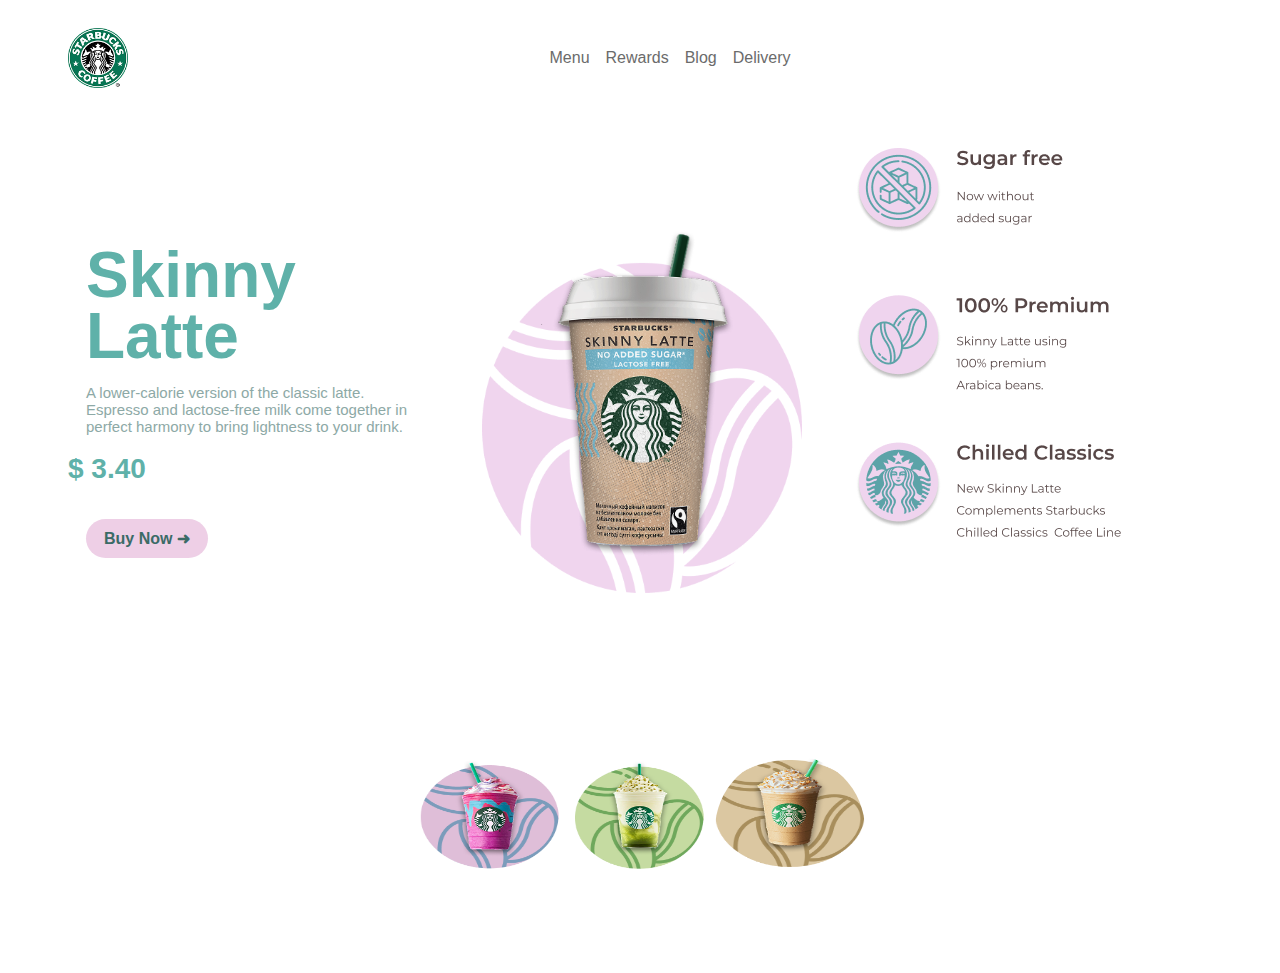
<file: index.html>
<!DOCTYPE html>
<html lang="en">
<head>
    <meta charset="UTF-8">
    <meta name="viewport" content="width=device-width, initial-scale=1.0">
    <title>Starbucks</title>
    <link rel="stylesheet" href="style.css">
</head>
<body>
    <header>
        <div class="logo">
            <img src="image/1200px-Starbucks_Coffee_Logo-1.png" alt="Starbucks Logo">
        </div>

        <nav class="main-nav">
            <a href="#">Menu</a>
            <a href="#">Rewards</a>
            <a href="#">Blog</a>
            <a href="#">Delivery</a>
        </nav>
    </header>

    <main>
        <section class="hero">
            <div class="text-block">
                <h1>Skinny<br>Latte</h1>
                <p class="description">
                    A lower-calorie version of the classic latte.
                    Espresso and lactose-free milk come
                    together in perfect harmony
                    to bring lightness to your drink.
                </p>
                <p class="price"><strong>$ 3.40</strong></p>
                <a class="btn-buy" href="">Buy Now ➜</a>
            </div>

            <div class="product-image">
                <img src="image/Group-15.png" alt="Skinny Latte">
            </div>

                <div class="feature">
                    <img src="image/Group-9.png" alt="characteristics of coffee">
                </div>
        </section>

        <section class="drinks-row">
            <div class="drinks"><img src="image/Group-6.png" alt="Drink 1"></div>
            <div class="drinks"><img src="image/Group-8.png" alt="Drink 2"></div>
            <div class="drinks"><img src="image/Group-7.png" alt="Drink 3"></div>
        </section>
    </main>
</body>
</html>
</file>
<file: style.css>
<link href="https://fonts.googleapis.com/css2?family=Poppins:wght@400;500;600;700&display=swap" rel="stylesheet">
* {
    margin: 0;
    padding: 0;
}

body {
    background-color: #ffffff;
    color: #2a2a2a;
    font-family: 'Poppins', sans-serif;
}

header {
    display: flex;
    align-items: center;
    justify-content: space-between;
    padding: 20px 60px;
}

.logo img {
    height: 60px; 
    display: block;
}

.main-nav {
    display: flex;
    flex: 1;
    justify-content: center;
    align-items: center;
}

.main-nav a {
    text-decoration: none;
    color: #6b6b6b;
    font-weight: 500;
    font-size: 16px;
    padding: 6px 8px;
}

.search-bag {
    display: flex;
    align-items: center;
}

.search-bag {
    padding: 8px 12px;
    border-radius: 20px;
    border: 1px solid #e6e6e6;
}

.hero {
    display: flex;
    align-items: center;
    justify-content: space-between;
    padding: 40px 60px;
}

.text-block {
    width: 360px;
}

.text-block h1 {
    font-size: 64px;
    color: #5fb1a9; 
    line-height: 0.95;
    margin: 18px;
    font-weight: 700;
}

.description {
    color: #8da9a6;
    margin: 18px;
    font-size: 15px;
}

.price strong {
    font-size: 28px;
    color: #5fb1a9;
}

.btn-buy {
    display: inline-block;
    margin: 18px;
    padding: 10px 18px;
    background-color: #eecfe6;
    border-radius: 24px;
    text-decoration: none;
    color: #3b6b66;
    font-weight: 600;
}

.product-image {
    flex: 0 0 360px;
    display: flex;
    justify-content: center;
    align-items: center;
}

.product-image img {
    width: 320px;
    display: block;
}

.features {
    width: 260px;
    display: flex;
    align-items: flex-start;
}

.feature {
    display: flex;
    align-items: center;
}

.feature img {
    justify-content: space-between;
    flex-direction: row-reverse;
}

.drinks-row {
    display: flex;
    justify-content: center;
    padding: 60px 60px;
}

.drinks img {
    width: 150px;
    height: 150px;
    border-radius: 50%;
    display: block;
}
</file>
